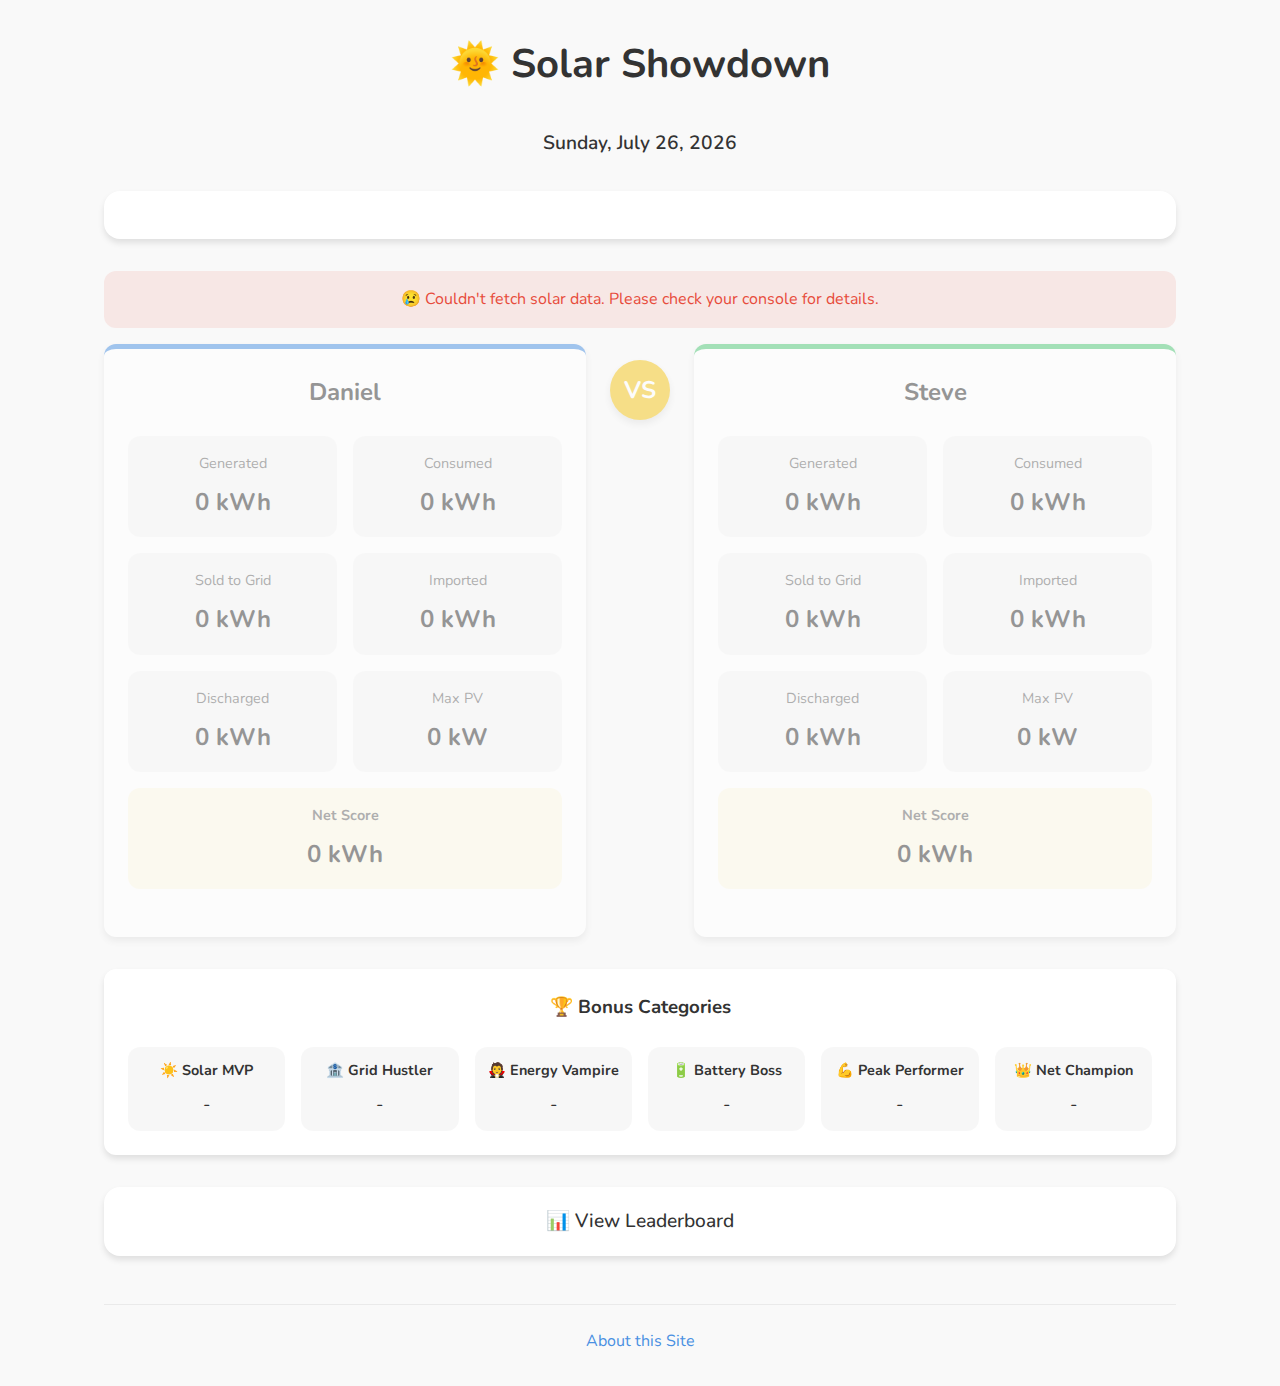
<file: index.html>
<!DOCTYPE html>
<html lang="en">
<head>
  <meta charset="UTF-8">
  <meta name="viewport" content="width=device-width, initial-scale=1.0">
  <title id="page-title">Solar Showdown</title>
  
  <!-- Primary Meta Tags -->
  <meta name="title" id="meta-title" content="Solar Showdown">
  <meta name="description" id="meta-description" content="Loading today's solar showdown results...">

  <!-- Open Graph / Facebook -->
  <meta property="og:type" content="website">
  <meta property="og:url" content="https://danielraffel.github.io/solarshowdown-data/">
  <meta property="og:site_name" content="Solar Showdown">
  <meta property="og:title" id="og-title" content="Solar Showdown">
  <meta property="og:description" id="og-description" content="Loading today's solar showdown results...">
  <meta property="og:image" content="https://raw.githubusercontent.com/danielraffel/solarshowdown-data/main/solarshowdown.png">
  <meta property="og:image:width" content="1024">
  <meta property="og:image:height" content="1024">

  <!-- Twitter -->
  <meta name="twitter:card" content="summary_large_image">
  <meta name="twitter:url" content="https://danielraffel.github.io/solarshowdown-data/">
  <meta name="twitter:site" content="Solar Showdown">
  <meta name="twitter:title" id="twitter-title" content="Solar Showdown">
  <meta name="twitter:description" id="twitter-description" content="Loading today's solar showdown results...">
  <meta name="twitter:image" content="https://raw.githubusercontent.com/danielraffel/solarshowdown-data/main/solarshowdown.png">

  <link rel="stylesheet" href="style.css">
  <link rel="preconnect" href="https://fonts.googleapis.com">
  <link rel="preconnect" href="https://fonts.gstatic.com" crossorigin>
  <link href="https://fonts.googleapis.com/css2?family=Nunito:wght@400;600;700&display=swap" rel="stylesheet">
</head>
<body>
  <div class="container">
    <header>
      <h1>🌞 Solar Showdown</h1>
      <div class="subtitle">
        <p id="today-date"></p>
      </div>
      <div class="champion" id="todays-champion"></div>
      <div class="high-scores" id="high-scores"></div>
      
      <!--
      <div class="view-controls" >
        <label for="timeframe">Timeframe:</label>
        <select id="timeframe" class="timeframe-select">
          <option value="daily">Daily</option>
          <option value="weekly">Weekly</option>
          <option value="monthly">Monthly</option>
          <option value="yearly">Yearly</option>
        </select>
        
        <div class="toggle-container">
          <label for="roast-mode">Roast Mode:</label>
          <label class="switch">
            <input type="checkbox" id="roast-mode">
            <span class="slider round"></span>
          </label>
        </div>
      </div>
      -->
    </header>

    <main>
      <div class="loading-indicator" id="loading">
        <div class="spinner"></div>
        <p>Fetching solar data...</p>
      </div>

      <div class="error-message" id="error-message">
        <p>😢 Couldn't fetch solar data. Please check your console for details.</p>
      </div>

      <div class="stats-container" id="stats-container">
        <div class="stats-card daniel">
          <h2>Daniel <span class="winner-badge" id="daniel-winner">👑</span></h2>
          <div class="stats-grid">
            <div class="stat-item">
              <div class="stat-label">Generated</div>
              <div class="stat-value" id="daniel-generated">0 kWh</div>
              <div class="stat-badge" id="daniel-generated-badge"></div>
            </div>
            <div class="stat-item">
              <div class="stat-label">Consumed</div>
              <div class="stat-value" id="daniel-consumed">0 kWh</div>
              <div class="stat-badge" id="daniel-consumed-badge"></div>
            </div>
            <div class="stat-item">
              <div class="stat-label">Sold to Grid</div>
              <div class="stat-value" id="daniel-sold">0 kWh</div>
              <div class="stat-badge" id="daniel-sold-badge"></div>
            </div>
            <div class="stat-item">
              <div class="stat-label">Imported</div>
              <div class="stat-value" id="daniel-imported">0 kWh</div>
              <div class="stat-badge" id="daniel-imported-badge"></div>
            </div>
            <div class="stat-item">
              <div class="stat-label">Discharged</div>
              <div class="stat-value" id="daniel-discharged">0 kWh</div>
              <div class="stat-badge" id="daniel-discharged-badge"></div>
            </div>
            <div class="stat-item">
              <div class="stat-label">Max PV</div>
              <div class="stat-value" id="daniel-maxpv">0 kW</div>
              <div class="stat-badge" id="daniel-maxpv-badge"></div>
            </div>
            <div class="stat-item net-score">
              <div class="stat-label">Net Score</div>
              <div class="stat-value" id="daniel-net">0 kWh</div>
            </div>
          </div>
          <!-- <div class="roast-message" id="daniel-roast"></div> -->
        </div>

        <div class="vs-badge">VS</div>

        <div class="stats-card steve">
          <h2>Steve <span class="winner-badge" id="steve-winner">👑</span></h2>
          <div class="stats-grid">
            <div class="stat-item">
              <div class="stat-label">Generated</div>
              <div class="stat-value" id="steve-generated">0 kWh</div>
              <div class="stat-badge" id="steve-generated-badge"></div>
            </div>
            <div class="stat-item">
              <div class="stat-label">Consumed</div>
              <div class="stat-value" id="steve-consumed">0 kWh</div>
              <div class="stat-badge" id="steve-consumed-badge"></div>
            </div>
            <div class="stat-item">
              <div class="stat-label">Sold to Grid</div>
              <div class="stat-value" id="steve-sold">0 kWh</div>
              <div class="stat-badge" id="steve-sold-badge"></div>
            </div>
            <div class="stat-item">
              <div class="stat-label">Imported</div>
              <div class="stat-value" id="steve-imported">0 kWh</div>
              <div class="stat-badge" id="steve-imported-badge"></div>
            </div>
            <div class="stat-item">
              <div class="stat-label">Discharged</div>
              <div class="stat-value" id="steve-discharged">0 kWh</div>
              <div class="stat-badge" id="steve-discharged-badge"></div>
            </div>
            <div class="stat-item">
              <div class="stat-label">Max PV</div>
              <div class="stat-value" id="steve-maxpv">0 kW</div>
              <div class="stat-badge" id="steve-maxpv-badge"></div>
            </div>
            <div class="stat-item net-score">
              <div class="stat-label">Net Score</div>
              <div class="stat-value" id="steve-net">0 kWh</div>
            </div>
          </div>
          <!-- <div class="roast-message" id="steve-roast"></div> -->
        </div>
      </div>

      <div class="bonus-categories" id="bonus-categories">
        <h3>🏆 Bonus Categories</h3>
        <div class="bonus-grid">
          <div class="bonus-item">
            <div class="bonus-title">☀️ Solar MVP</div>
            <div class="bonus-winner" id="solar-mvp">-</div>
          </div>
          <div class="bonus-item">
            <div class="bonus-title">🏦 Grid Hustler</div>
            <div class="bonus-winner" id="grid-hustler">-</div>
          </div>
          <div class="bonus-item">
            <div class="bonus-title">🧛 Energy Vampire</div>
            <div class="bonus-winner" id="energy-vampire">-</div>
          </div>
          <div class="bonus-item">
            <div class="bonus-title">🔋 Battery Boss</div>
            <div class="bonus-winner" id="battery-boss">-</div>
          </div>
          <div class="bonus-item">
            <div class="bonus-title">💪 Peak Performer</div>
            <div class="bonus-winner" id="peak-performer">-</div>
          </div>
          <div class="bonus-item">
            <div class="bonus-title">👑 Net Champion</div>
            <div class="bonus-winner" id="net-champion">-</div>
          </div>
        </div>
      </div>
      
      <div class="nav-link-container">
        <a href="leaderboard/" class="nav-link">📊 View Leaderboard</a>
      </div>

      <!--
      <div class="ev-charging" id="ev-charging">
        <h3>🚗 EV Charging Efficiency</h3>
        <div class="ev-grid">
          <div class="ev-card daniel">
            <h4>Daniel's EV <span class="ev-badge" id="daniel-ev-badge"></span></h4>
            <div class="ev-stats">
              <div class="ev-stat">
                <div class="ev-label">Miles Added</div>
                <div class="ev-value" id="daniel-ev-miles">0 mi</div>
              </div>
              <div class="ev-stat">
                <div class="ev-label">Total Energy</div>
                <div class="ev-value" id="daniel-ev-energy">0 kWh</div>
              </div>
              <div class="ev-stat">
                <div class="ev-label">Solar Percentage</div>
                <div class="ev-value" id="daniel-ev-solar-percent">0%</div>
              </div>
              <div class="ev-stat">
                <div class="ev-label">Solar Miles Ratio</div>
                <div class="ev-value" id="daniel-ev-efficiency">0 mi/kWh</div>
              </div>
            </div>
          </div>
          
          <div class="ev-card steve">
            <h4>Steve's EV <span class="ev-badge" id="steve-ev-badge"></span></h4>
            <div class="ev-stats">
              <div class="ev-stat">
                <div class="ev-label">Miles Added</div>
                <div class="ev-value" id="steve-ev-miles">0 mi</div>
              </div>
              <div class="ev-stat">
                <div class="ev-label">Total Energy</div>
                <div class="ev-value" id="steve-ev-energy">0 kWh</div>
              </div>
              <div class="ev-stat">
                <div class="ev-label">Solar Percentage</div>
                <div class="ev-value" id="steve-ev-solar-percent">0%</div>
              </div>
              <div class="ev-stat">
                <div class="ev-label">Solar Miles Ratio</div>
                <div class="ev-value" id="steve-ev-efficiency">0 mi/kWh</div>
              </div>
            </div>
          </div>
        </div>
        
        <div class="ev-explanation">
          <p><strong>Solar Miles Ratio</strong> = Miles Added × Solar Percentage ÷ Total Energy</p>
          <p>This metric rewards both efficiency (miles per kWh) and solar usage (higher solar percentage).</p>
        </div>
      </div>
      -->
    </main>

    <footer>
      <p><a href="https://github.com/danielraffel/solarshowdown-data" target="_blank">About this Site</a></p>
    </footer>
  </div>

  <script src="app.js"></script>
</body>
</html>
</file>
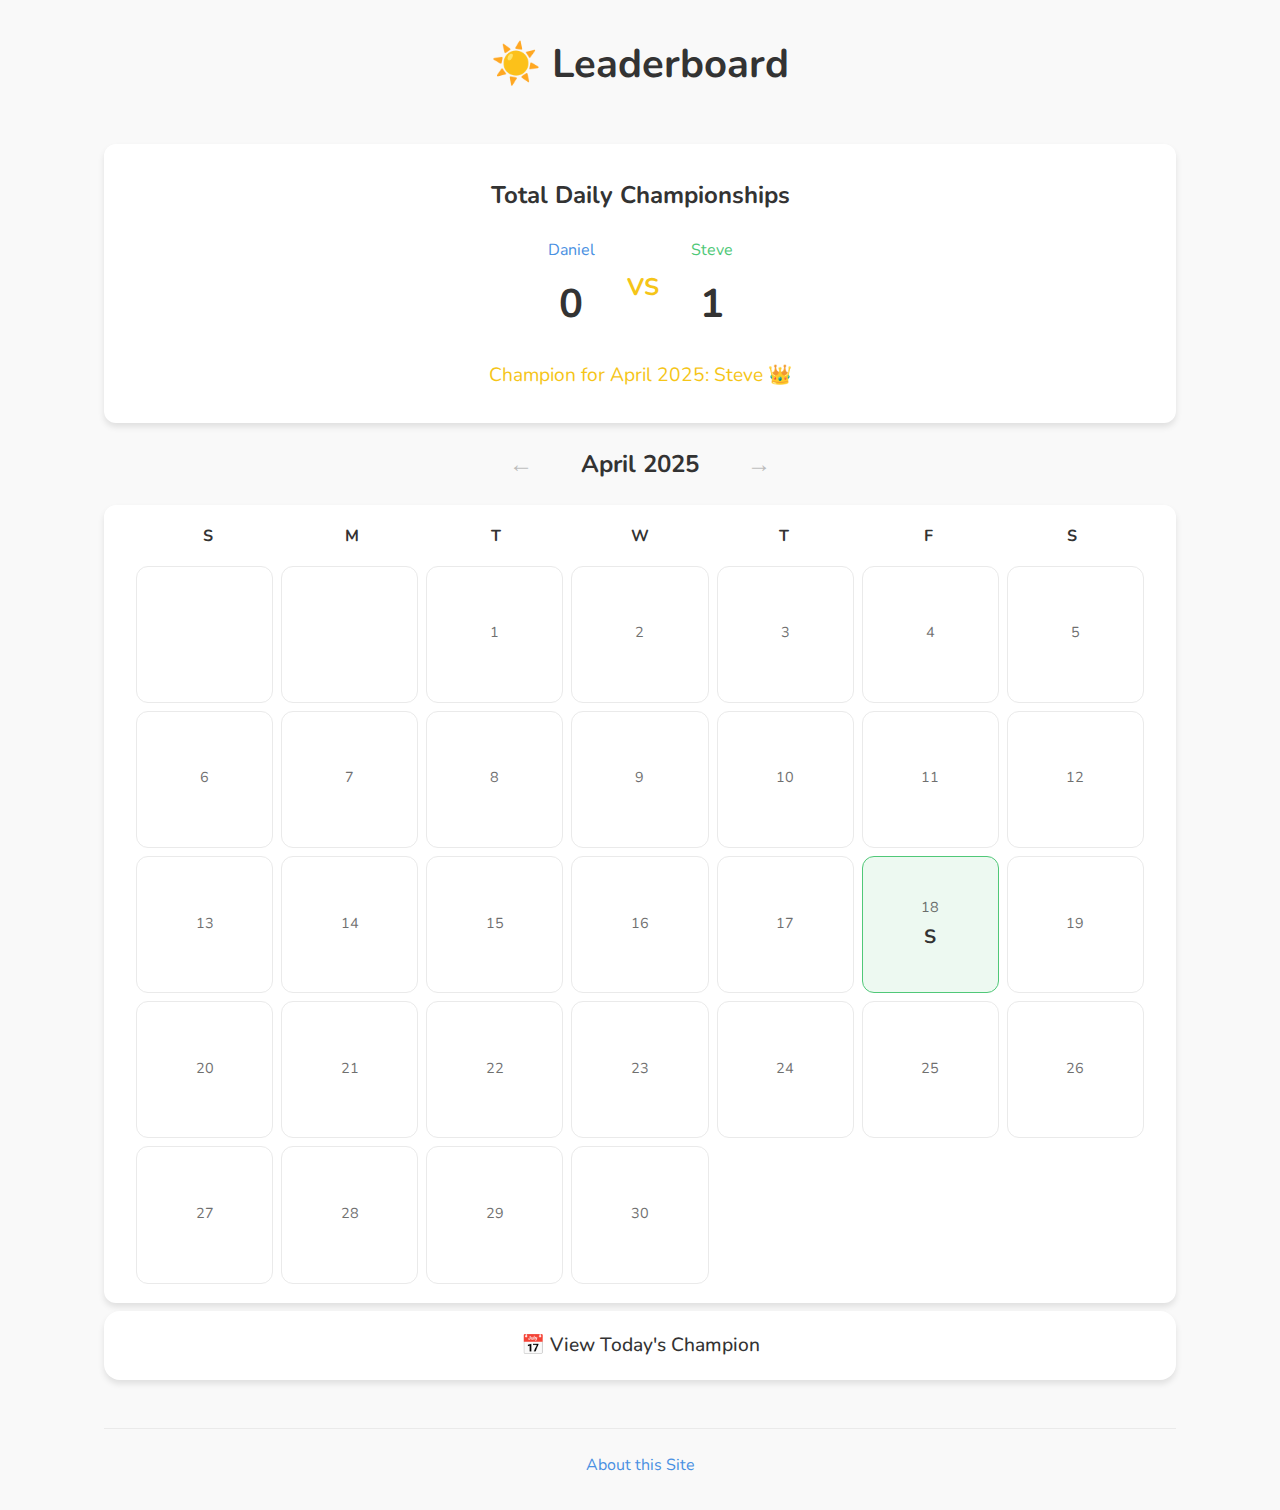
<file: leaderboard/index.html>
<!DOCTYPE html>
<html lang="en">
<head>
  <meta charset="UTF-8" />
  <meta name="viewport" content="width=device-width, initial-scale=1.0"/>
  <title>Solar Showdown Leaderboard</title>
  <meta name="title" content="Solar Showdown Leaderboard">
  <meta name="description" content="See the daily, monthly, and all-time solar energy showdown between Daniel and Steve. Who's the solar champion? Check the leaderboard!">

  <!-- Open Graph / Facebook -->
  <meta property="og:type" content="website">
  <meta property="og:url" content="https://danielraffel.github.io/solarshowdown-data/leaderboard/">
  <meta property="og:site_name" content="Solar Showdown Leaderboard">
  <meta property="og:title" content="Solar Showdown Leaderboard">
  <meta property="og:description" content="See the daily, monthly, and all-time solar energy showdown between Daniel and Steve. Who's the solar champion? Check the leaderboard!">
  <meta property="og:image" content="https://danielraffel.github.io/solarshowdown-data/stats.png">
  <meta property="og:image:width" content="1024">
  <meta property="og:image:height" content="1024">

  <!-- Twitter -->
  <meta name="twitter:card" content="summary_large_image">
  <meta name="twitter:url" content="https://danielraffel.github.io/solarshowdown-data/leaderboard/">
  <meta name="twitter:site" content="Solar Showdown Leaderboard">
  <meta name="twitter:title" content="Solar Showdown Leaderboard">
  <meta name="twitter:description" content="See the daily, monthly, and all-time solar energy showdown between Daniel and Steve. Who's the solar champion? Check the leaderboard!">
  <meta name="twitter:image" content="https://danielraffel.github.io/solarshowdown-data/stats.png">
  <link rel="stylesheet" href="style.css"/>
  <link rel="preconnect" href="https://fonts.googleapis.com">
  <link rel="preconnect" href="https://fonts.gstatic.com" crossorigin>
  <link href="https://fonts.googleapis.com/css2?family=Nunito:wght@400;600;700&display=swap" rel="stylesheet">
</head>
<body>
  <div class="container">
    <header>
      <h1>☀️ Leaderboard</h1>
    </header>
    
    <div class="championship-stats">
      <h2 style="text-align:center;">Total Daily Championships</h2>
      <div class="champion-counts">
        <div class="daniel-stats">
          <span class="name">Daniel</span>
          <span class="count" id="daniel-wins">0</span>
        </div>
        <div class="vs">VS</div>
        <div class="steve-stats">
          <span class="name">Steve</span>
          <span class="count" id="steve-wins">0</span>
        </div>
      </div>
      <div class="overall-champion" style="text-align:center;">
        <span id="overall-champion">-</span>
      </div>
    </div>

    <div id="monthly-champion" style="text-align:center; font-size:1.1em; margin: 1em 0 0.5em 0;"></div>

    <main>
      <div class="calendar-navigation">
        <button id="prev-month">←</button>
        <h2 id="current-month">April 2024</h2>
        <button id="next-month">→</button>
      </div>

      <div class="calendar" id="calendar">
        <div class="calendar-header">
          <div>S</div>
          <div>M</div>
          <div>T</div>
          <div>W</div>
          <div>T</div>
          <div>F</div>
          <div>S</div>
        </div>
        <div class="calendar-grid" id="calendar-grid">
          <!-- Calendar days will be inserted here by JavaScript -->
        </div>
      </div>
      
      <div class="nav-link-container">
        <a href="../" class="nav-link">📅 View Today's Champion</a>
      </div>

      <div class="day-details" id="day-details">
        <!-- Day details will be shown here on hover/tap -->
      </div>

      <!-- Modal for mobile -->
      <div class="modal" id="details-modal">
        <div class="modal-content">
          <button class="close-modal">×</button>
          <div class="modal-body"></div>
        </div>
      </div>
    </main>

    <footer>
      <p><a href="https://github.com/danielraffel/solarshowdown-data" target="_blank">About this Site</a></p>
    </footer>
  </div>
  <script src="leaderboard.js"></script>
</body>
</html>
</file>
<file: style.css>
:root {
  --color-bg: #f9f9f9;
  --color-text: #333;
  --color-primary: #f5c518;
  --color-secondary: #4a90e2;
  --color-accent: #50c878;
  --color-danger: #e74c3c;
  --color-card-bg: #fff;
  --color-card-border: #eaeaea;
  --color-you: #4a90e2;
  --color-steve: #50c878;
  --color-vs: #f5c518;
  --shadow: 0 4px 6px rgba(0, 0, 0, 0.1);
  --radius: 12px;
  --transition: all 0.3s ease;
}

@media (prefers-color-scheme: dark) {
  :root {
    --color-bg: #000000;
    --color-text: #ffffff;
    --color-card-bg: #1c1c1e;
    --color-card-border: #2c2c2e;
    --shadow: 0 4px 6px rgba(0, 0, 0, 0.5);
  }

  body .high-scores {
    background: rgb(28, 28, 30);
    color: #9d9c9c;
  }

  body .stat-item {
    background-color: rgba(0, 0, 0, 0.15);
  }

  body .bonus-item {
    background-color: rgba(0, 0, 0, 0.15);
  }

  body #today-date {
    color: #aeadad;
  }

  body .stat-item.net-score {
    background-color: rgba(245, 150, 44, 0.07);
  }

  body .stat-label {
    color: rgba(255, 255, 255, 0.6);
  }

  body #todays-champion {
    color: #f2cf5f;
  }

  body .stats-card {
    background-color: #1c1c1e;
  }

  .nav-link {
    background: #1c1c1e;
    color: #fff;
  }
}

* {
  margin: 0;
  padding: 0;
  box-sizing: border-box;
}

body {
  font-family: "Nunito", sans-serif;
  background-color: var(--color-bg);
  color: var(--color-text);
  line-height: 1.6;
}

.container, .leaderboard-container {
  max-width: 1136px;
  margin: 0 auto;
  padding: 2rem;
  box-sizing: border-box;
  width: 100%;
}

header {
  text-align: center;
  margin-bottom: 2rem;
}

h1, .solar-showdown-title {
  font-size: 2.5rem;
  color: var(--color-text);
  margin-bottom: 2rem;
  white-space: nowrap;
}

.subtitle {
  font-size: 1.2rem;
  color: #666;
  margin-bottom: 10px;
  text-align: center;
}

.subtitle p {
  margin: 0;
  line-height: 1.6;
}

#today-date {
  font-weight: 600;
  color: #333;
}

.high-scores {
  font-size: 1.1rem;
  color: var(--color-text);
  margin: 2rem 0;
  padding: 1.5rem;
  background: var(--color-card-bg);
  border-radius: 16px;
  box-shadow: var(--shadow);
  display: grid;
  grid-template-columns: repeat(6, 1fr);
  gap: 0.75rem;
  width: 100%;
}

.high-scores span {
  display: flex;
  flex-direction: column;
  align-items: center;
  text-align: center;
  min-width: 0;
}

.high-scores .label {
  white-space: nowrap;
  margin-bottom: 0.2rem;
  font-size: 0.9em;
  overflow: hidden;
  text-overflow: ellipsis;
  width: 100%;
}

.high-scores .value {
  font-weight: bold;
  white-space: nowrap;
  font-size: 0.95em;
}

.view-controls {
  display: flex;
  justify-content: center;
  align-items: center;
  gap: 1.5rem;
  margin: 1.5rem 0;
  flex-wrap: wrap;
}

.timeframe-select {
  padding: 0.5rem 1rem;
  border: 2px solid var(--color-card-border);
  border-radius: var(--radius);
  background-color: var(--color-card-bg);
  font-family: inherit;
  font-size: 1rem;
  cursor: pointer;
  transition: var(--transition);
}

.timeframe-select:hover,
.timeframe-select:focus {
  border-color: var(--color-primary);
  outline: none;
}

/* Toggle Switch */
.toggle-container {
  display: flex;
  align-items: center;
  gap: 0.5rem;
}

.switch {
  position: relative;
  display: inline-block;
  width: 60px;
  height: 34px;
}

.switch input {
  opacity: 0;
  width: 0;
  height: 0;
}

.slider {
  position: absolute;
  cursor: pointer;
  top: 0;
  left: 0;
  right: 0;
  bottom: 0;
  background-color: #ccc;
  transition: var(--transition);
}

.slider:before {
  position: absolute;
  content: "";
  height: 26px;
  width: 26px;
  left: 4px;
  bottom: 4px;
  background-color: white;
  transition: var(--transition);
}

input:checked + .slider {
  background-color: var(--color-primary);
}

input:focus + .slider {
  box-shadow: 0 0 1px var(--color-primary);
}

input:checked + .slider:before {
  transform: translateX(26px);
}

.slider.round {
  border-radius: 34px;
}

.slider.round:before {
  border-radius: 50%;
}

/* Main Content */
main {
  margin-bottom: 2rem;
}

.loading-indicator {
  display: flex;
  flex-direction: column;
  align-items: center;
  justify-content: center;
  padding: 2rem;
  display: none;
}

.spinner {
  width: 40px;
  height: 40px;
  border: 4px solid rgba(0, 0, 0, 0.1);
  border-radius: 50%;
  border-top-color: var(--color-primary);
  animation: spin 1s ease-in-out infinite;
  margin-bottom: 1rem;
}

@keyframes spin {
  to {
    transform: rotate(360deg);
  }
}

.error-message {
  background-color: rgba(231, 76, 60, 0.1);
  color: var(--color-danger);
  padding: 1rem;
  border-radius: var(--radius);
  text-align: center;
  margin: 1rem 0;
  display: none;
}

.stats-container {
  display: flex;
  flex-wrap: wrap;
  gap: 1.5rem;
  justify-content: center;
  margin-bottom: 2rem;
}

.stats-card {
  flex: 1;
  min-width: 300px;
  background-color: var(--color-card-bg);
  border-radius: var(--radius);
  box-shadow: var(--shadow);
  padding: 1.5rem;
  position: relative;
  transition: var(--transition);
}

.stats-card.daniel {
  border-top: 5px solid var(--color-you);
}

.stats-card.steve {
  border-top: 5px solid var(--color-steve);
}

.stats-card h2 {
  text-align: center;
  margin-bottom: 1.5rem;
  display: flex;
  align-items: center;
  justify-content: center;
  gap: 0.5rem;
}

.winner-badge {
  display: none;
  animation: bounce 1s infinite alternate;
}

@keyframes bounce {
  from {
    transform: translateY(0);
  }
  to {
    transform: translateY(-5px);
  }
}

.vs-badge {
  display: flex;
  align-items: center;
  justify-content: center;
  background-color: var(--color-vs);
  color: #fff;
  font-weight: bold;
  font-size: 1.5rem;
  width: 60px;
  height: 60px;
  border-radius: 50%;
  margin: 1rem 0;
  box-shadow: var(--shadow);
}

.stats-grid {
  display: grid;
  grid-template-columns: repeat(2, 1fr);
  gap: 1rem;
}

.stat-item {
  background-color: rgba(0, 0, 0, 0.03);
  padding: 1rem;
  border-radius: var(--radius);
  text-align: center;
  position: relative;
}

.stat-item.net-score {
  grid-column: span 2;
  background-color: rgba(245, 197, 24, 0.1);
  font-weight: bold;
  margin-bottom: 24px;
  position: relative;
}

.last-updated {
  position: absolute;
  width: 100%;
  text-align: center;
  bottom: -24px;
  left: 0;
  font-weight: normal;
  font-size: 0.75rem;
  color: #666;
  font-style: italic;
}

.stat-label {
  font-size: 0.9rem;
  color: #666;
  margin-bottom: 0.5rem;
}

.stat-value {
  font-size: 1.5rem;
  font-weight: bold;
}

.stat-badge {
  position: absolute;
  top: -10px;
  right: -10px;
  font-size: 1.5rem;
  display: none;
}

.roast-message {
  margin-top: 1.5rem;
  padding: 0.75rem;
  background-color: rgba(0, 0, 0, 0.05);
  border-radius: var(--radius);
  font-style: italic;
  text-align: center;
  min-height: 60px;
  display: none;
}

.bonus-categories {
  background-color: var(--color-card-bg);
  border-radius: var(--radius);
  box-shadow: var(--shadow);
  padding: 1.5rem;
  margin-top: 2rem;
}

.bonus-categories h3 {
  text-align: center;
  margin-bottom: 1.5rem;
}

.bonus-grid {
  display: grid;
  grid-template-columns: repeat(6, 1fr);
  gap: 1rem;
  margin: 0 auto;
  max-width: 100%;
}

.bonus-item {
  background-color: rgba(0, 0, 0, 0.03);
  padding: 0.75rem;
  border-radius: var(--radius);
  text-align: center;
}

.bonus-title {
  font-weight: bold;
  margin-bottom: 0.5rem;
  font-size: 0.9rem;
}

.bonus-winner {
  font-size: 1.1rem;
}

/* EV Charging Section */
.ev-charging {
  background-color: var(--color-card-bg);
  border-radius: var(--radius);
  box-shadow: var(--shadow);
  padding: 1.5rem;
  margin-top: 2rem;
}

.ev-charging h3 {
  text-align: center;
  margin-bottom: 1.5rem;
}

.ev-grid {
  display: grid;
  grid-template-columns: repeat(auto-fit, minmax(300px, 1fr));
  gap: 1.5rem;
}

.ev-card {
  background-color: rgba(0, 0, 0, 0.03);
  padding: 1.5rem;
  border-radius: var(--radius);
  position: relative;
}

.ev-card.daniel {
  border-left: 4px solid var(--color-you);
}

.ev-card.steve {
  border-left: 4px solid var(--color-steve);
}

.ev-card h4 {
  margin-bottom: 1rem;
  display: flex;
  align-items: center;
  gap: 0.5rem;
}

.ev-badge {
  font-size: 1.2rem;
}

.ev-stats {
  display: grid;
  grid-template-columns: repeat(2, 1fr);
  gap: 1rem;
}

.ev-stat {
  padding: 0.75rem;
  background-color: rgba(255, 255, 255, 0.5);
  border-radius: var(--radius);
  text-align: center;
}

.ev-label {
  font-size: 0.9rem;
  color: #666;
  margin-bottom: 0.5rem;
}

.ev-value {
  font-size: 1.2rem;
  font-weight: bold;
}

.ev-explanation {
  margin-top: 1.5rem;
  padding: 1rem;
  background-color: rgba(0, 0, 0, 0.03);
  border-radius: var(--radius);
  font-size: 0.9rem;
  text-align: center;
}

.ev-winner {
  animation: pulse 2s infinite;
}

@keyframes pulse {
  0% {
    box-shadow: 0 0 0 0 rgba(74, 144, 226, 0.4);
  }
  70% {
    box-shadow: 0 0 0 10px rgba(74, 144, 226, 0);
  }
  100% {
    box-shadow: 0 0 0 0 rgba(74, 144, 226, 0);
  }
}

@media (max-width: 768px) {
  .ev-stats {
    grid-template-columns: 1fr;
  }
}

footer {
  text-align: center;
  margin-top: 3rem;
  padding-top: 1.5rem;
  border-top: 1px solid var(--color-card-border);
  color: #666;
}

footer a {
  color: var(--color-secondary);
  text-decoration: none;
}

footer a:hover {
  text-decoration: underline;
}

/* Responsive adjustments */
@media (max-width: 768px) {
  .stats-container {
    flex-direction: column;
  }

  .vs-badge {
    margin: 0 auto;
  }

  .stats-card {
    min-width: 100%;
  }
}

/* Winner animation */
@keyframes flash-border {
  0% {
    box-shadow: 0 0 0 rgba(245, 197, 24, 0);
  }
  50% {
    box-shadow: 0 0 20px rgba(245, 197, 24, 0.8);
  }
  100% {
    box-shadow: 0 0 0 rgba(245, 197, 24, 0);
  }
}

.winner {
  animation: flash-border 2s infinite;
}

@media (max-width: 768px) {
  .container,
  .leaderboard-container {
    padding: 1rem;
  }
  
  .stats-grid {
    grid-template-columns: repeat(2, 1fr);
  }
  
  .bonus-grid {
    gap: 0.75rem;
  }
  
  .bonus-item {
    padding: 0.5rem;
  }
  
  .bonus-title {
    font-size: 0.85rem;
  }
  
  .bonus-winner {
    font-size: 1rem;
  }
  
  .ev-grid {
    grid-template-columns: 1fr;
  }
  
  .view-controls {
    flex-direction: column;
    gap: 10px;
  }
}

@media (max-width: 480px) {
  .high-scores {
    font-size: 0.85rem;
    grid-template-columns: repeat(2, 1fr);
    gap: 0.4rem;
  }

  .bonus-grid {
    gap: 0.5rem;
  }
}

.roast-mode .stats-card {
  background: #ffebee;
}

.roast-mode .roast-message {
  display: block;
  color: #d32f2f;
  font-style: italic;
  margin-top: 10px;
}

.roast-message {
  display: none;
}

@media (max-width: 1200px) {
  .high-scores {
    grid-template-columns: repeat(3, 1fr);
  }

  .bonus-grid {
    grid-template-columns: repeat(3, 1fr);
    grid-template-rows: repeat(2, auto);
  }
}

@media (max-width: 768px) {
  .high-scores {
    font-size: 0.9rem;
    grid-template-columns: repeat(2, 1fr);
    padding: 0.5rem;
    gap: 0.5rem;
  }
}

@media (max-width: 480px) {
  .high-scores {
    font-size: 0.85rem;
    grid-template-columns: repeat(2, 1fr);
    gap: 0.4rem;
  }
}

.champion {
  margin: 2rem 0;
  font-size: 1.2rem;
}

.last-updated {
  font-size: 0.7rem;
  color: #666;
  margin-top: 2px;
  font-style: italic;
}

.leaderboard-link {
  display: block;
  text-align: center;
  color: var(--color-text);
  text-decoration: none;
  padding: 0.5rem 1rem;
  border-radius: var(--radius);
  transition: var(--transition);
  margin: 0.5rem auto 1.5rem;
  font-size: 0.9em;
  width: fit-content;
}

.leaderboard-link:hover {
  background-color: var(--color-card-bg);
  transform: translateY(-2px);
  box-shadow: var(--shadow);
}

/* Navigation links */
.nav-link-container {
  width: 100%;
  margin: 2rem 0;
}

.nav-link {
  display: flex;
  align-items: center;
  justify-content: center;
  text-align: center;
  color: var(--color-text);
  text-decoration: none;
  font-size: 1.2rem;
  font-weight: 500;
  background: var(--color-card-bg);
  padding: 1.2rem;
  border-radius: 16px;
  box-shadow: var(--shadow);
  transition: var(--transition);
  width: 100%;
  box-sizing: border-box;
  margin: 0;
}

.nav-link:hover {
  transform: translateY(-2px);
  box-shadow: 0 6px 12px rgba(0, 0, 0, 0.15);
}

footer .nav-link {
  display: inline;
  background: none;
  padding: 0;
  box-shadow: none;
  margin: 0;
  font-size: 1rem;
  color: var(--color-text);
  width: auto;
}

footer .nav-link:hover {
  text-decoration: underline;
  transform: none;
  box-shadow: none;
}

@media (prefers-color-scheme: dark) {
  .nav-link {
    background: #1c1c1e;
    color: #fff;
  }
}

@media (max-width: 768px) {
  .nav-link {
    margin: 1.5rem 0;
    padding: 1rem;
    font-size: 1.1rem;
  }

  .container,
  .leaderboard-container {
    padding: 1rem;
  }

  .high-scores {
    padding: 1rem;
    margin: 1.5rem 0;
  }

  .championship-stats {
    padding: 1.5rem;
    margin: 1.5rem 0;
  }
}

.championship-stats {
  background: var(--color-card-bg);
  border-radius: 16px;
  padding: 2rem;
  box-shadow: var(--shadow);
  margin: 2rem 0;
  width: 100%;
}

@media (prefers-color-scheme: dark) {
  .nav-link,
  .high-scores,
  .championship-stats {
    background: #1c1c1e;
    color: #fff;
  }

  .high-scores {
    color: #9d9c9c;
  }
}

/* Calendar styles */
.calendar {
  background-color: var(--color-card-bg);
  border-radius: var(--radius);
  padding: 2rem;
  box-shadow: var(--shadow);
  width: 100%;
  box-sizing: border-box;
  margin: 0 auto;
}

.calendar-grid {
  width: 100%;
  box-sizing: border-box;
}
</file>
<file: leaderboard/style.css>
:root {
  --color-bg: #f9f9f9;
  --color-text: #333;
  --color-primary: #f5c518;
  --color-secondary: #4a90e2;
  --color-accent: #50c878;
  --color-card-bg: #fff;
  --color-card-border: #eaeaea;
  --color-daniel: #4a90e2;
  --color-steve: #50c878;
  --color-vs: #f5c518;
  --shadow: 0 4px 6px rgba(0, 0, 0, 0.1);
  --radius: 12px;
  --transition: all 0.3s ease;
}

@media (prefers-color-scheme: dark) {
  :root {
    --color-bg: #000000;
    --color-text: #ffffff;
    --color-card-bg: #1c1c1e;
    --color-card-border: #2c2c2e;
    --shadow: 0 4px 6px rgba(0, 0, 0, 0.5);
  }
}

* {
  margin: 0;
  padding: 0;
  box-sizing: border-box;
}

body {
  font-family: 'Nunito', sans-serif;
  background-color: var(--color-bg);
  color: var(--color-text);
  line-height: 1.6;
}

.container, .leaderboard-container {
  max-width: 1136px;
  margin: 0 auto;
  padding: 2rem;
  box-sizing: border-box;
  width: 100%;
}

header {
  text-align: center;
  margin-bottom: 3rem;
}

h1 {
  font-size: 2.5rem;
  color: var(--color-text);
  margin-bottom: 2rem;
}

@media (prefers-color-scheme: dark) {
  h1 {
    color: #ffffff;
  }
}

.championship-stats {
  background-color: var(--color-card-bg);
  border-radius: var(--radius);
  padding: 2rem;
  box-shadow: var(--shadow);
  width: 100%;
  box-sizing: border-box;
}

.championship-stats h2 {
  color: var(--color-text);
  margin-bottom: 1.5rem;
}

.champion-counts {
  display: flex;
  justify-content: center;
  align-items: center;
  gap: 2rem;
  margin-bottom: 1.5rem;
}

.daniel-stats, .steve-stats {
  display: flex;
  flex-direction: column;
  align-items: center;
  gap: 0.5rem;
}

.daniel-stats .name {
  color: var(--color-daniel);
}

.steve-stats .name {
  color: var(--color-steve);
}

.vs {
  font-size: 1.5rem;
  color: var(--color-vs);
  font-weight: bold;
}

.count {
  font-size: 2.5rem;
  font-weight: bold;
}

.overall-champion {
  font-size: 1.2rem;
  color: var(--color-primary);
}

.calendar-navigation {
  display: flex;
  justify-content: center;
  align-items: center;
  gap: 2rem;
  margin-bottom: 1.2rem;
  margin-top: 1.2rem;
}

.calendar-navigation button {
  background: none;
  border: none;
  font-size: 1.5rem;
  color: var(--color-text);
  cursor: pointer;
  padding: 0.5rem 1rem;
  border-radius: var(--radius);
  transition: var(--transition);
}

.calendar-navigation button:disabled {
  opacity: 0.3;
  cursor: not-allowed;
}

.calendar-navigation button:not(:disabled):hover {
  background-color: var(--color-card-bg);
}

.calendar {
  background-color: var(--color-card-bg);
  border-radius: var(--radius);
  padding: 1.2rem 2rem 1.2rem 2rem;
  box-shadow: var(--shadow);
  width: 100%;
  box-sizing: border-box;
  margin: 0 auto 0.5rem auto;
}

.calendar-header {
  display: grid;
  grid-template-columns: repeat(7, 1fr);
  text-align: center;
  font-weight: bold;
  margin-bottom: 1rem;
}

.calendar-grid {
  display: grid;
  grid-template-columns: repeat(7, 1fr);
  gap: 0.5rem;
  width: 100%;
  box-sizing: border-box;
}

.calendar-day {
  aspect-ratio: 1;
  padding: 0.5rem;
  border-radius: var(--radius);
  background-color: var(--color-card-bg);
  border: 1px solid var(--color-card-border);
  cursor: pointer;
  transition: var(--transition);
  position: relative;
  display: flex;
  flex-direction: column;
  align-items: center;
  justify-content: center;
  font-size: clamp(0.7rem, 2vw, 0.9rem);
}

.calendar-day:hover {
  transform: translateY(-2px);
  box-shadow: var(--shadow);
  z-index: 1;
}

.calendar-day .date {
  font-size: 0.9rem;
  opacity: 0.7;
  margin-bottom: 0.2rem;
}

.calendar-day .winner {
  font-size: 1.2rem;
  font-weight: bold;
}

.calendar-day.daniel {
  border-color: var(--color-daniel);
  background-color: rgba(74, 144, 226, 0.1);
}

.calendar-day.steve {
  border-color: var(--color-steve);
  background-color: rgba(80, 200, 120, 0.1);
}

.calendar-day.tie {
  border-color: var(--color-vs);
  background-color: rgba(245, 197, 24, 0.1);
}

.nav-link-container {
  width: 100%;
  margin: 0.5rem 0 0.5rem 0;
}

.nav-link {
  display: flex;
  align-items: center;
  justify-content: center;
  text-align: center;
  color: var(--color-text);
  text-decoration: none;
  font-size: 1.2rem;
  font-weight: 500;
  background: var(--color-card-bg);
  padding: 1.2rem;
  border-radius: 16px;
  box-shadow: var(--shadow);
  transition: var(--transition);
  width: 100%;
  box-sizing: border-box;
  margin: 0;
}

@media (prefers-color-scheme: dark) {
  .nav-link {
    background: #1c1c1e;
    color: #fff;
  }
}

footer .nav-link {
  display: inline;
  background: none;
  padding: 0;
  box-shadow: none;
  margin: 0;
  min-width: 0;
  font-size: 1rem;
}

footer .nav-link:hover {
  text-decoration: underline;
  transform: none;
  box-shadow: none;
}

.day-details {
  position: fixed;
  background-color: var(--color-card-bg);
  border-radius: var(--radius);
  padding: 1.5rem;
  box-shadow: var(--shadow);
  display: none;
  z-index: 1000;
  max-width: 500px;
  min-width: 300px;
  border: 1px solid var(--color-card-border);
  max-height: calc(100vh - 40px);
  overflow-y: auto;
}

.day-details.visible {
  display: block;
  animation: fadeIn 0.2s ease-in-out;
}

@keyframes fadeIn {
  from { opacity: 0; }
  to { opacity: 1; }
}

.details-header {
  margin-bottom: 1rem;
  padding-bottom: 1rem;
  border-bottom: 1px solid var(--color-card-border);
}

.details-header strong {
  display: block;
  font-size: 1.2em;
  margin-bottom: 0.5rem;
  color: var(--color-primary);
}

.winner-badge {
  font-size: 1.1em;
}

.details-section {
  margin-top: 1.5rem;
}

.details-section h3 {
  margin-bottom: 1rem;
  color: var(--color-primary);
  font-size: 1.1em;
}

.stats-grid {
  display: grid;
  grid-template-columns: 1fr 1fr;
  gap: 1.5rem;
}

.stats-column {
  font-size: 0.9em;
  line-height: 1.8;
}

footer {
  text-align: center;
  margin-top: 3rem;
  padding-top: 1.5rem;
  border-top: 1px solid var(--color-card-border);
  color: #666;
  background: none;
  position: static;
  bottom: auto;
  left: auto;
  right: auto;
  width: 100%;
  box-shadow: none;
}

.footer-separator {
  border: none;
  border-top: 1px solid var(--color-card-border);
  margin: 2rem 0 1.5rem 0;
  width: 100%;
}

footer a {
  color: var(--color-secondary);
  text-decoration: none;
}

footer a:hover {
  text-decoration: underline;
}

/* Modal styles for mobile */
.modal {
  display: none;
  position: fixed;
  top: 0;
  left: 0;
  width: 100%;
  height: 100%;
  background-color: rgba(0, 0, 0, 0.7);
  z-index: 2000;
  opacity: 0;
  transition: opacity 0.3s ease;
}

.modal.visible {
  display: flex;
  opacity: 1;
  align-items: center;
  justify-content: center;
}

.modal-content {
  background-color: var(--color-card-bg);
  border-radius: var(--radius);
  padding: 1.5rem;
  width: 90%;
  max-width: 500px;
  max-height: 90vh;
  overflow-y: auto;
  position: relative;
  animation: modalSlideIn 0.3s ease;
}

@keyframes modalSlideIn {
  from {
    transform: translateY(20px);
    opacity: 0;
  }
  to {
    transform: translateY(0);
    opacity: 1;
  }
}

.close-modal {
  position: absolute;
  top: 0.5rem;
  right: 0.5rem;
  background: none;
  border: none;
  font-size: 1.5rem;
  color: var(--color-text);
  cursor: pointer;
  padding: 0.5rem;
  line-height: 1;
}

/* Mobile improvements */
@media (max-width: 768px) {
  .container {
    padding: 0.5rem;
  }

  .calendar {
    padding: 0.5rem;
    margin-bottom: 4rem;
    font-size: 0.8rem;
  }

  .calendar-grid {
    gap: 0.25rem;
  }

  .calendar-day {
    padding: 0.15rem;
    min-width: 0;
    font-size: 0.7rem;
  }

  .calendar-day .date {
    font-size: 0.7rem;
    margin-bottom: 0.1rem;
  }

  .calendar-day .winner {
    font-size: 0.8rem;
  }

  .calendar-header {
    font-size: 0.8rem;
  }

  .champion-counts {
    gap: 1rem;
  }

  .count {
    font-size: 2rem;
  }

  .stats-grid {
    grid-template-columns: 1fr;
    gap: 1rem;
  }
  
  .stats-column:first-child {
    padding-bottom: 1rem;
    border-bottom: 1px solid var(--color-card-border);
  }

  footer {
    position: static !important;
    background: none !important;
    box-shadow: none !important;
    margin: 2rem 0 0 0;
    padding-bottom: 0;
  }

  /* Hide desktop popup on mobile */
  .day-details {
    display: none !important;
  }

  .nav-link {
    min-width: 0;
    width: 100%;
    padding: 0.75rem 1.5rem;
    font-size: 1.1rem;
  }
}

.nav-link:hover {
  transform: translateY(-2px);
  box-shadow: 0 6px 12px rgba(0, 0, 0, 0.15);
}

.stats-table {
  width: 100%;
  border-collapse: separate;
  border-spacing: 0;
  margin-top: 0.5em;
  background: #fff;
  border: 1px solid #eee;
  border-radius: 8px;
  font-size: 0.95em;
  box-shadow: 0 1px 4px rgba(0,0,0,0.03);
}
.stats-table th, .stats-table td {
  padding: 0.18em 0.35em;
  text-align: center;
  border-bottom: 1px solid #f2f2f2;
}
.stats-table th + th, .stats-table td + td {
  border-left: 1px solid #ececec;
}
.stats-table th:first-child, .stats-table td:first-child {
  text-align: left;
  border-left: none;
}
.stats-table tr:last-child td {
  border-bottom: none;
}

@media (prefers-color-scheme: dark) {
  .stats-table {
    background: #18181a;
    border: 1px solid #333;
    color: #fff;
  }
  .stats-table th, .stats-table td {
    border-bottom: 1px solid #222;
  }
  .stats-table th + th, .stats-table td + td {
    border-left: 1px solid #222;
  }
}
</file>
